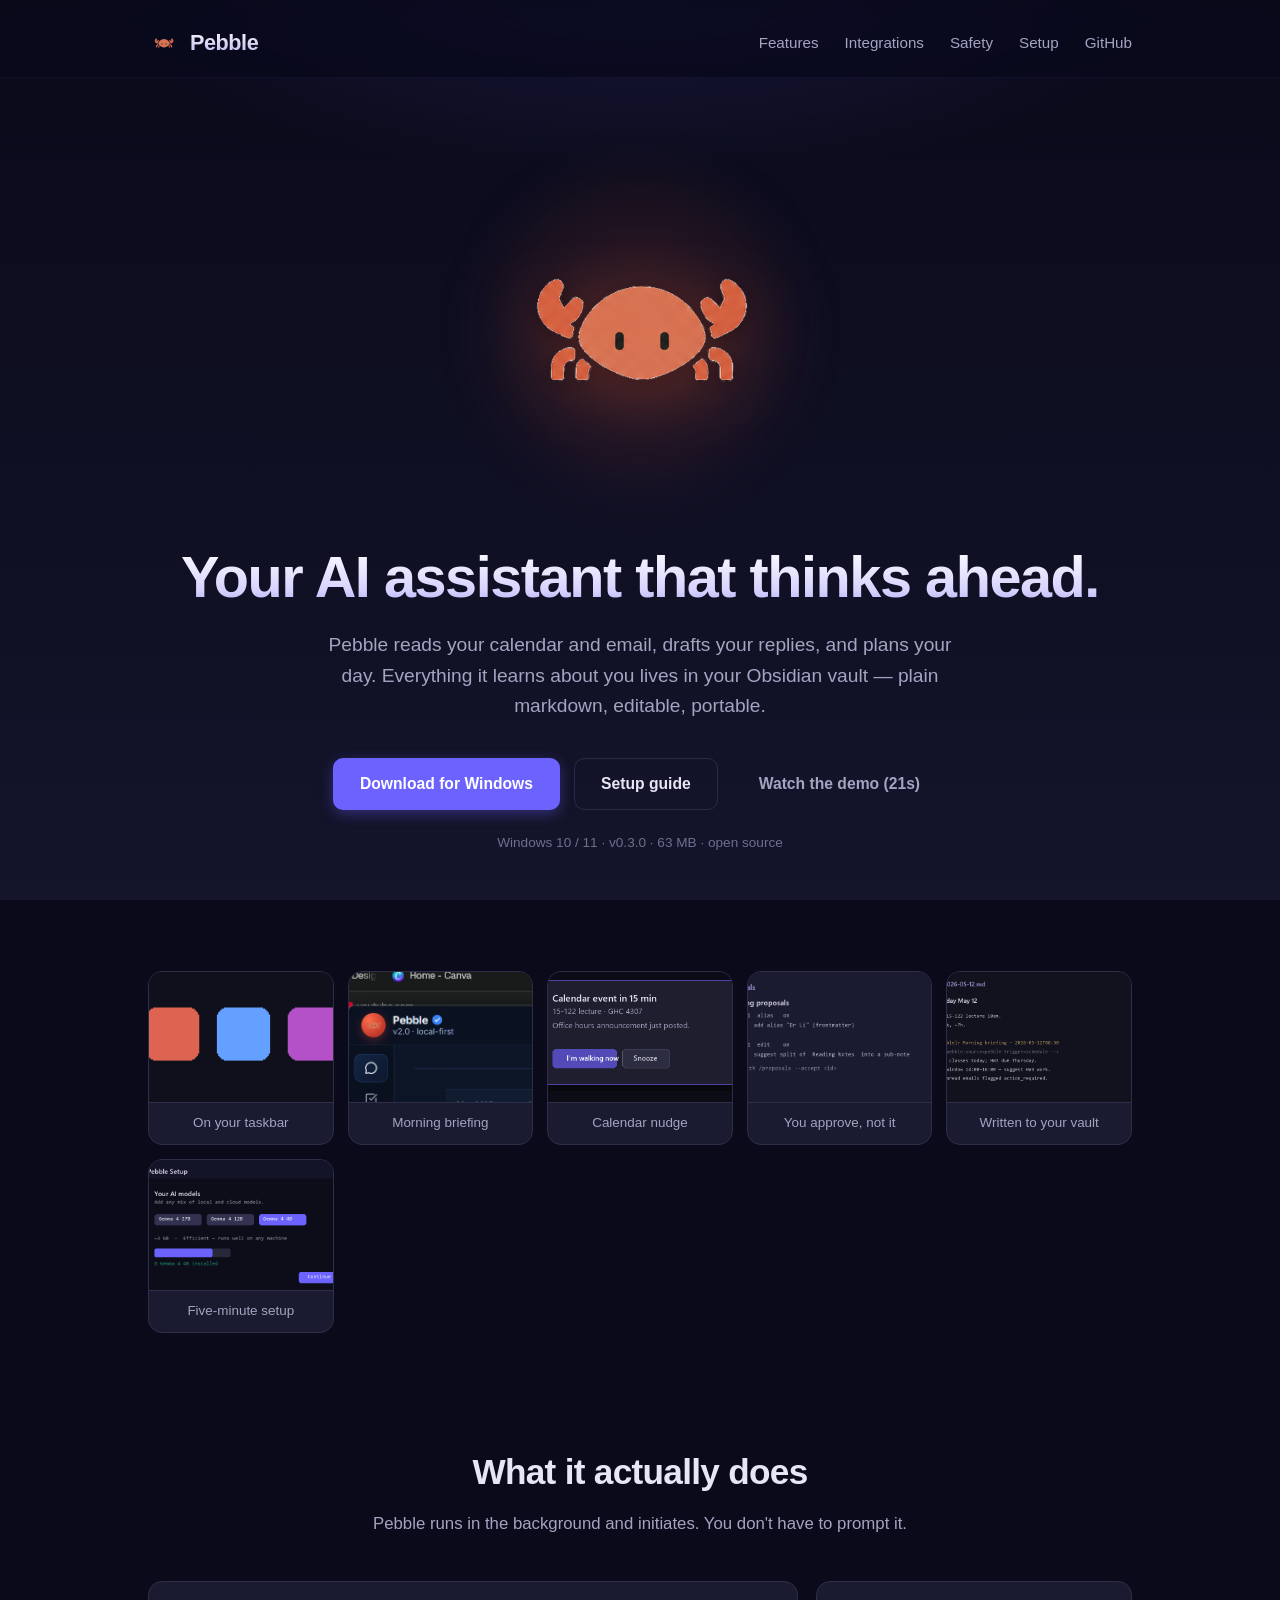
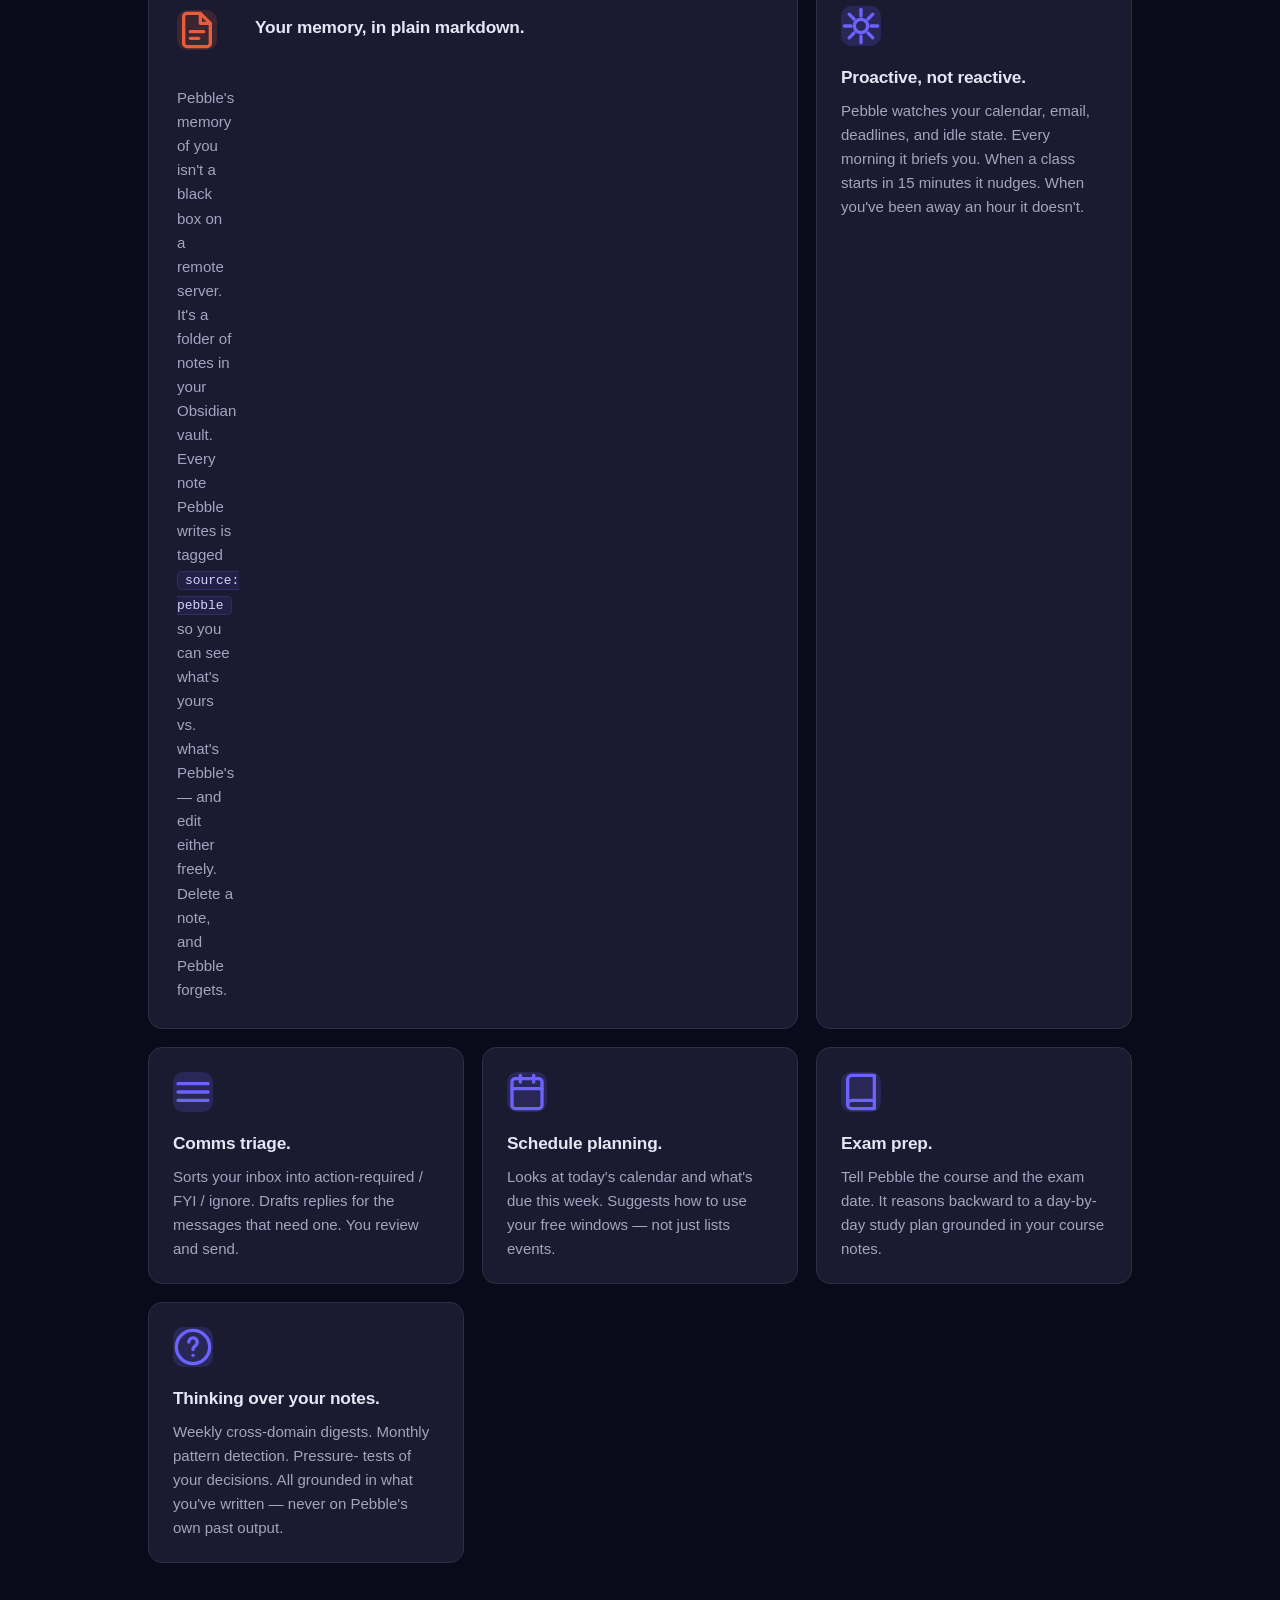
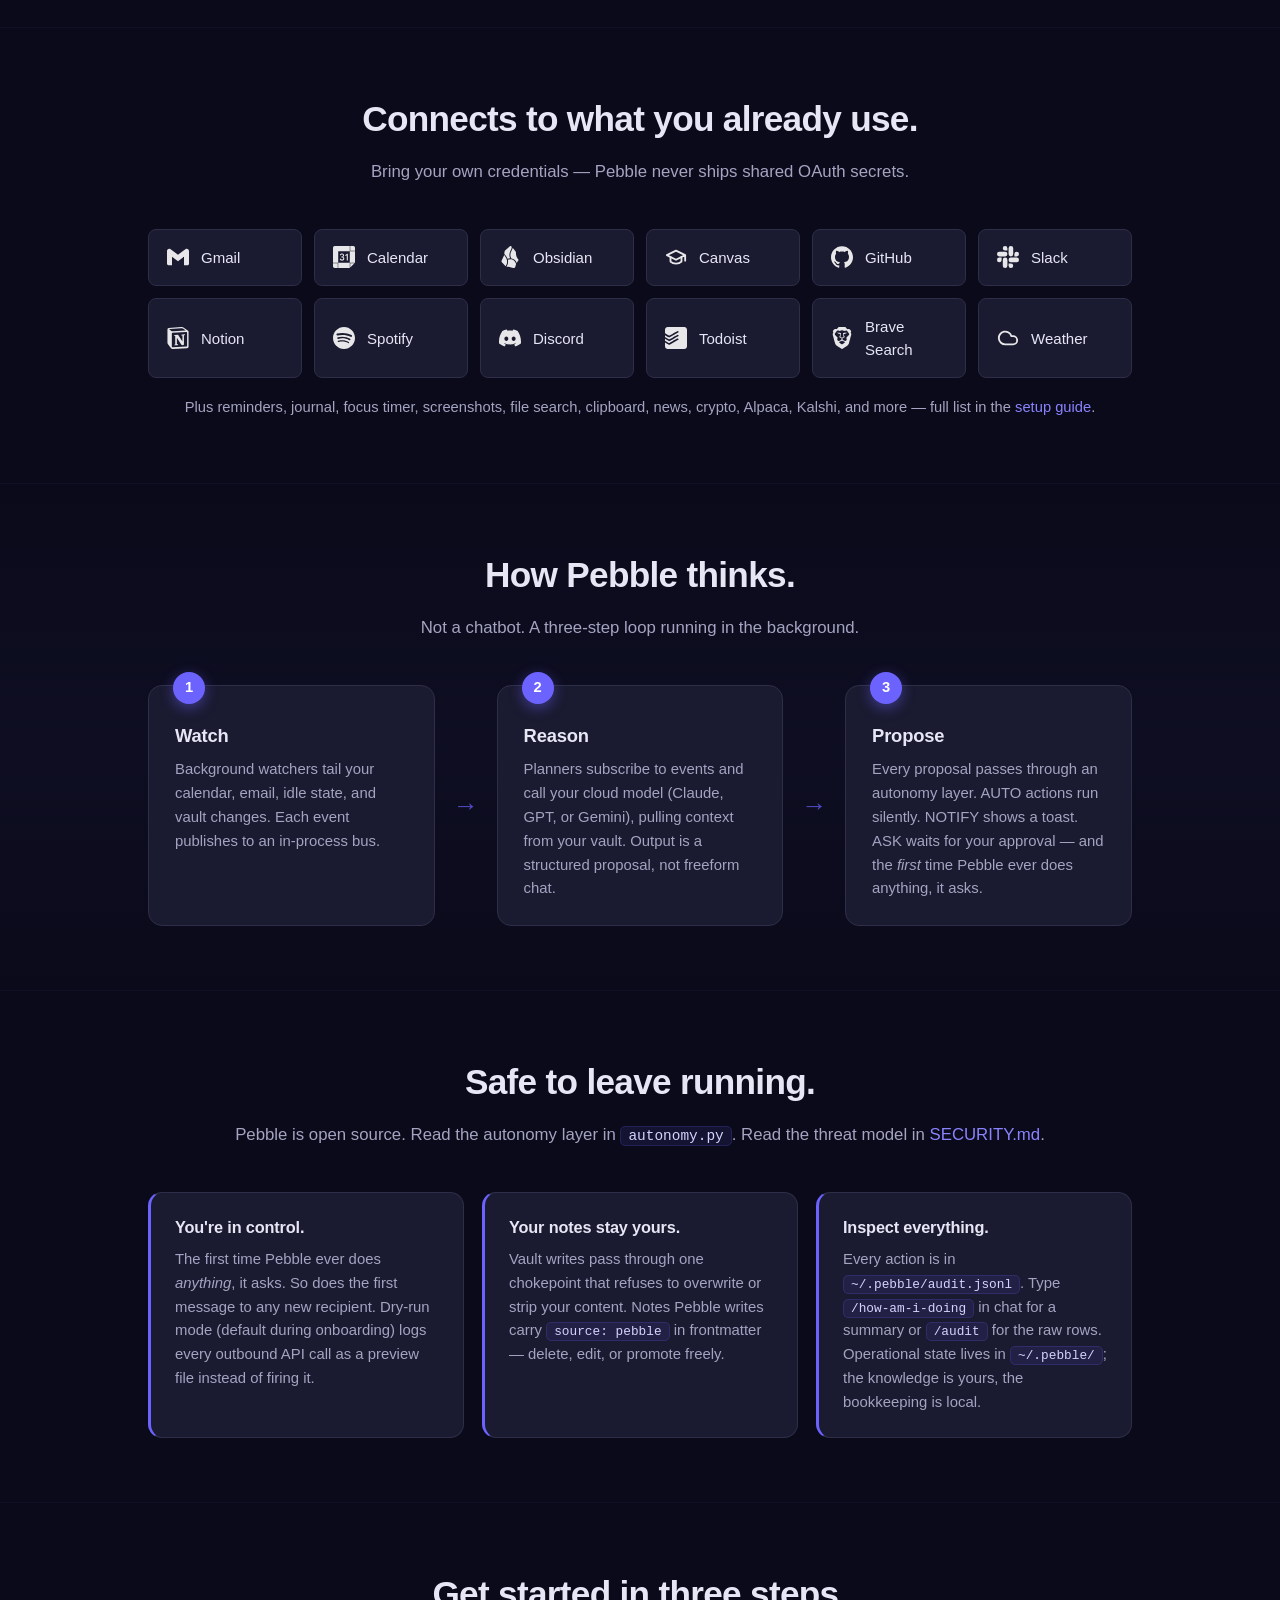
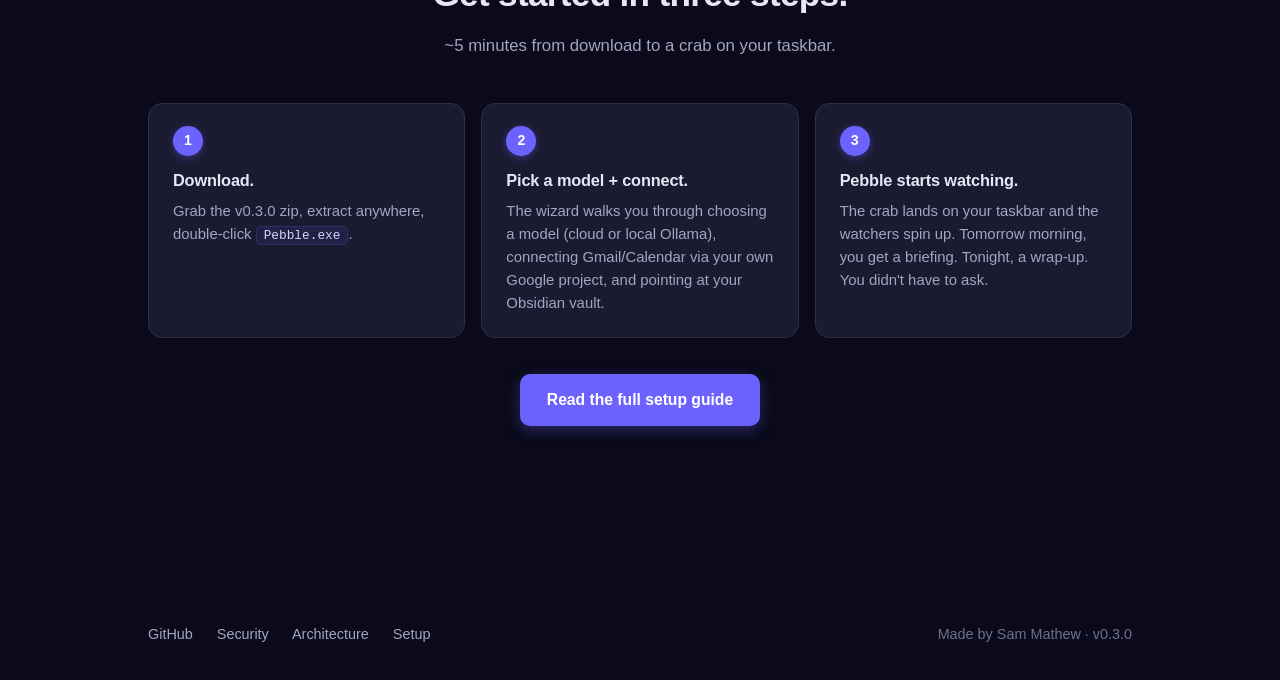
<file: index.html>
<!doctype html>
<html lang="en">
<head>
  <meta charset="utf-8">
  <meta name="viewport" content="width=device-width, initial-scale=1">
  <title>Pebble — your AI assistant that thinks ahead</title>
  <meta name="description" content="An AI desktop assistant for Windows that watches your calendar, drafts your replies, and keeps everything it learns in your Obsidian vault as plain markdown.">
  <meta property="og:title" content="Pebble — your AI assistant that thinks ahead">
  <meta property="og:description" content="Reads your calendar and email, drafts your replies, plans your day. Everything Pebble learns about you lives in your Obsidian vault — plain markdown, editable, portable.">
  <meta property="og:image" content="assets/logo-square.png">
  <meta property="og:type" content="website">
  <meta name="theme-color" content="#0a0a1a">
  <link rel="icon" href="favicon.ico">
  <link rel="stylesheet" href="styles.css">
</head>
<body>

<header class="site-header">
  <div class="container">
    <a href="index.html" class="brand">
      <img src="assets/crab-small.png" alt="">
      <span class="wm">Pebble</span>
    </a>
    <nav class="nav">
      <a href="#features">Features</a>
      <a href="#integrations">Integrations</a>
      <a href="#safety">Safety</a>
      <a href="setup.html">Setup</a>
      <a href="https://github.com/SamEthanMathew/Pebble">GitHub</a>
    </nav>
  </div>
</header>

<main>

  <!-- ─── HERO ─── -->
  <section class="hero">
    <div class="container">
      <div class="hero-art">
        <video class="hero-loop" autoplay muted loop playsinline preload="auto"
               poster="assets/crab.png">
          <source src="assets/hero-loop.mp4" type="video/mp4">
          <img src="assets/crab.png" alt="Pebble crab mascot" class="crab">
        </video>
      </div>
      <h1>Your AI assistant that thinks ahead.</h1>
      <p class="tagline">
        Pebble reads your calendar and email, drafts your replies, and plans
        your day. Everything it learns about you lives in your Obsidian vault
        — plain markdown, editable, portable.
      </p>
      <div class="cta-row">
        <a class="btn btn-primary"
           href="https://github.com/SamEthanMathew/Pebble/releases/download/v0.3.0/Pebble-v0.3.0-windows.zip">
          Download for Windows
        </a>
        <a class="btn btn-secondary" href="setup.html">
          Setup guide
        </a>
        <a class="btn btn-ghost"
           href="https://github.com/SamEthanMathew/Pebble/releases/download/v0.3.0/walkthrough.mp4">
          Watch the demo (21s)
        </a>
      </div>
      <p class="platform-note">
        Windows 10 / 11 · v0.3.0 · 63 MB · open source
      </p>
    </div>
  </section>

  <!-- ─── PROOF STRIP (real product screenshots) — hidden until v0.3.1 screenshots land ─── -->
  <section class="proof">
    <div class="container">
      <div class="proof-grid">
        <figure>
          <img src="assets/shot-taskbar.png" alt="Crab pinned to Windows taskbar" loading="lazy">
          <figcaption>On your taskbar</figcaption>
        </figure>
        <figure>
          <img src="assets/shot-chat.png" alt="Chat window running /briefing" loading="lazy">
          <figcaption>Morning briefing</figcaption>
        </figure>
        <figure>
          <img src="assets/shot-popup.png" alt="Notification popup for upcoming event" loading="lazy">
          <figcaption>Calendar nudge</figcaption>
        </figure>
        <figure>
          <img src="assets/shot-proposals.png" alt="Proposals review in chat" loading="lazy">
          <figcaption>You approve, not it</figcaption>
        </figure>
        <figure>
          <img src="assets/shot-vault.png" alt="Daily note in Obsidian with source: pebble callout" loading="lazy">
          <figcaption>Written to your vault</figcaption>
        </figure>
        <figure>
          <img src="assets/shot-wizard.png" alt="Setup wizard models page" loading="lazy">
          <figcaption>Five-minute setup</figcaption>
        </figure>
      </div>
    </div>
  </section>

  <!-- ─── FEATURES ─── -->
  <section id="features" class="section">
    <div class="container">
      <div class="section-head">
        <h2>What it actually does</h2>
        <p>Pebble runs in the background and initiates. You don't have to prompt it.</p>
      </div>
      <div class="feature-grid">

        <!-- Promoted: vault-native (coral, larger) -->
        <div class="feature warm feature-wide">
          <span class="ico" aria-hidden="true">
            <svg viewBox="0 0 24 24" fill="none" stroke="currentColor" stroke-width="2"
                 stroke-linecap="round" stroke-linejoin="round">
              <path d="M14 2H6a2 2 0 0 0-2 2v16a2 2 0 0 0 2 2h12a2 2 0 0 0 2-2V8z"/>
              <polyline points="14 2 14 8 20 8"/>
              <line x1="8" y1="13" x2="16" y2="13"/>
              <line x1="8" y1="17" x2="13" y2="17"/>
            </svg>
          </span>
          <h3>Your memory, in plain markdown.</h3>
          <p>Pebble's memory of you isn't a black box on a remote server. It's a
          folder of notes in your Obsidian vault. Every note Pebble writes is
          tagged <code>source: pebble</code> so you can see what's yours vs.
          what's Pebble's — and edit either freely. Delete a note, and Pebble
          forgets.</p>
        </div>

        <!-- Promoted: proactive -->
        <div class="feature">
          <span class="ico" aria-hidden="true">
            <svg viewBox="0 0 24 24" fill="none" stroke="currentColor" stroke-width="2"
                 stroke-linecap="round" stroke-linejoin="round">
              <path d="M12 2v4"/><path d="m16.2 7.8 2.9-2.9"/><path d="M18 12h4"/>
              <path d="m16.2 16.2 2.9 2.9"/><path d="M12 18v4"/>
              <path d="m4.9 19.1 2.9-2.9"/><path d="M2 12h4"/>
              <path d="m4.9 4.9 2.9 2.9"/><circle cx="12" cy="12" r="4"/>
            </svg>
          </span>
          <h3>Proactive, not reactive.</h3>
          <p>Pebble watches your calendar, email, deadlines, and idle state.
          Every morning it briefs you. When a class starts in 15 minutes it
          nudges. When you've been away an hour it doesn't.</p>
        </div>

        <div class="feature">
          <span class="ico" aria-hidden="true">
            <svg viewBox="0 0 24 24" fill="none" stroke="currentColor" stroke-width="2"
                 stroke-linecap="round" stroke-linejoin="round">
              <path d="M3 7h18M3 12h18M3 17h18"/>
            </svg>
          </span>
          <h3>Comms triage.</h3>
          <p>Sorts your inbox into action-required / FYI / ignore. Drafts
          replies for the messages that need one. You review and send.</p>
        </div>

        <div class="feature">
          <span class="ico" aria-hidden="true">
            <svg viewBox="0 0 24 24" fill="none" stroke="currentColor" stroke-width="2"
                 stroke-linecap="round" stroke-linejoin="round">
              <rect x="3" y="4" width="18" height="18" rx="2"/>
              <line x1="16" y1="2" x2="16" y2="6"/><line x1="8" y1="2" x2="8" y2="6"/>
              <line x1="3" y1="10" x2="21" y2="10"/>
            </svg>
          </span>
          <h3>Schedule planning.</h3>
          <p>Looks at today's calendar and what's due this week. Suggests how
          to use your free windows — not just lists events.</p>
        </div>

        <div class="feature">
          <span class="ico" aria-hidden="true">
            <svg viewBox="0 0 24 24" fill="none" stroke="currentColor" stroke-width="2"
                 stroke-linecap="round" stroke-linejoin="round">
              <path d="M4 19.5v-15A2.5 2.5 0 0 1 6.5 2H20v20H6.5a2.5 2.5 0 0 1 0-5H20"/>
            </svg>
          </span>
          <h3>Exam prep.</h3>
          <p>Tell Pebble the course and the exam date. It reasons backward to
          a day-by-day study plan grounded in your course notes.</p>
        </div>

        <div class="feature">
          <span class="ico" aria-hidden="true">
            <svg viewBox="0 0 24 24" fill="none" stroke="currentColor" stroke-width="2"
                 stroke-linecap="round" stroke-linejoin="round">
              <circle cx="12" cy="12" r="10"/>
              <path d="M9.5 9a2.5 2.5 0 1 1 4.95.5c0 2-2.5 2-2.5 4"/>
              <path d="M12 17h.01"/>
            </svg>
          </span>
          <h3>Thinking over your notes.</h3>
          <p>Weekly cross-domain digests. Monthly pattern detection. Pressure-
          tests of your decisions. All grounded in what you've written — never
          on Pebble's own past output.</p>
        </div>

      </div>
    </div>
  </section>

  <!-- ─── INTEGRATIONS ─── -->
  <section id="integrations" class="section">
    <div class="container">
      <div class="section-head">
        <h2>Connects to what you already use.</h2>
        <p>Bring your own credentials — Pebble never ships shared OAuth secrets.</p>
      </div>
      <ul class="integrations">
        <li><img src="assets/icons/gmail.svg" alt=""><span>Gmail</span></li>
        <li><img src="assets/icons/googlecalendar.svg" alt=""><span>Calendar</span></li>
        <li><img src="assets/icons/obsidian.svg" alt=""><span>Obsidian</span></li>
        <li><img src="assets/icons/canvas.svg" alt=""><span>Canvas</span></li>
        <li><img src="assets/icons/github.svg" alt=""><span>GitHub</span></li>
        <li><img src="assets/icons/slack.svg" alt=""><span>Slack</span></li>
        <li><img src="assets/icons/notion.svg" alt=""><span>Notion</span></li>
        <li><img src="assets/icons/spotify.svg" alt=""><span>Spotify</span></li>
        <li><img src="assets/icons/discord.svg" alt=""><span>Discord</span></li>
        <li><img src="assets/icons/todoist.svg" alt=""><span>Todoist</span></li>
        <li><img src="assets/icons/brave.svg" alt=""><span>Brave Search</span></li>
        <li><img src="assets/icons/weather.svg" alt=""><span>Weather</span></li>
      </ul>
      <p class="more-line">
        Plus reminders, journal, focus timer, screenshots, file search,
        clipboard, news, crypto, Alpaca, Kalshi, and more — full list in the
        <a href="setup.html#integrations-all">setup guide</a>.
      </p>
    </div>
  </section>

  <!-- ─── HOW PEBBLE THINKS ─── -->
  <section class="section flow-section">
    <div class="container">
      <div class="section-head">
        <h2>How Pebble thinks.</h2>
        <p>Not a chatbot. A three-step loop running in the background.</p>
      </div>
      <div class="flow">
        <div class="flow-step">
          <div class="flow-n">1</div>
          <h3>Watch</h3>
          <p>Background watchers tail your calendar, email, idle state, and
          vault changes. Each event publishes to an in-process bus.</p>
        </div>
        <div class="flow-arrow">→</div>
        <div class="flow-step">
          <div class="flow-n">2</div>
          <h3>Reason</h3>
          <p>Planners subscribe to events and call your cloud model (Claude,
          GPT, or Gemini), pulling context from your vault. Output is a
          structured proposal, not freeform chat.</p>
        </div>
        <div class="flow-arrow">→</div>
        <div class="flow-step">
          <div class="flow-n">3</div>
          <h3>Propose</h3>
          <p>Every proposal passes through an autonomy layer. AUTO actions
          run silently. NOTIFY shows a toast. ASK waits for your approval —
          and the <em>first</em> time Pebble ever does anything, it asks.</p>
        </div>
      </div>
    </div>
  </section>

  <!-- ─── SAFETY ─── -->
  <section id="safety" class="section">
    <div class="container">
      <div class="section-head">
        <h2>Safe to leave running.</h2>
        <p>Pebble is open source. Read the autonomy layer in
        <a href="https://github.com/SamEthanMathew/Pebble/blob/main/autonomy.py"><code>autonomy.py</code></a>.
        Read the threat model in
        <a href="https://github.com/SamEthanMathew/Pebble/blob/main/SECURITY.md">SECURITY.md</a>.</p>
      </div>
      <div class="safety">

        <div class="safety-card">
          <h3>You're in control.</h3>
          <p>The first time Pebble ever does <em>anything</em>, it asks. So
          does the first message to any new recipient. Dry-run mode (default
          during onboarding) logs every outbound API call as a preview file
          instead of firing it.</p>
        </div>

        <div class="safety-card">
          <h3>Your notes stay yours.</h3>
          <p>Vault writes pass through one chokepoint that refuses to
          overwrite or strip your content. Notes Pebble writes carry
          <code>source: pebble</code> in frontmatter — delete, edit, or
          promote freely.</p>
        </div>

        <div class="safety-card">
          <h3>Inspect everything.</h3>
          <p>Every action is in <code>~/.pebble/audit.jsonl</code>. Type
          <code>/how-am-i-doing</code> in chat for a summary or
          <code>/audit</code> for the raw rows. Operational state lives in
          <code>~/.pebble/</code>; the knowledge is yours, the bookkeeping is local.</p>
        </div>

      </div>
    </div>
  </section>

  <!-- ─── GET STARTED ─── -->
  <section class="section">
    <div class="container">
      <div class="section-head">
        <h2>Get started in three steps.</h2>
        <p>~5 minutes from download to a crab on your taskbar.</p>
      </div>
      <div class="steps">
        <div class="step">
          <div class="n">1</div>
          <h3>Download.</h3>
          <p>Grab the v0.3.0 zip, extract anywhere, double-click
          <code>Pebble.exe</code>.</p>
        </div>
        <div class="step">
          <div class="n">2</div>
          <h3>Pick a model + connect.</h3>
          <p>The wizard walks you through choosing a model (cloud or local
          Ollama), connecting Gmail/Calendar via your own Google project,
          and pointing at your Obsidian vault.</p>
        </div>
        <div class="step">
          <div class="n">3</div>
          <h3>Pebble starts watching.</h3>
          <p>The crab lands on your taskbar and the watchers spin up. Tomorrow
          morning, you get a briefing. Tonight, a wrap-up. You didn't have
          to ask.</p>
        </div>
      </div>
      <div class="cta-center">
        <a class="btn btn-primary" href="setup.html">Read the full setup guide</a>
      </div>
    </div>
  </section>

</main>

<footer class="site-footer">
  <div class="container">
    <div>
      <a href="https://github.com/SamEthanMathew/Pebble">GitHub</a>
      <a href="https://github.com/SamEthanMathew/Pebble/blob/main/SECURITY.md">Security</a>
      <a href="https://github.com/SamEthanMathew/Pebble/blob/main/ARCHITECTURE.md">Architecture</a>
      <a href="setup.html">Setup</a>
    </div>
    <div>Made by Sam Mathew · v0.3.0</div>
  </div>
</footer>

</body>
</html>
</file>
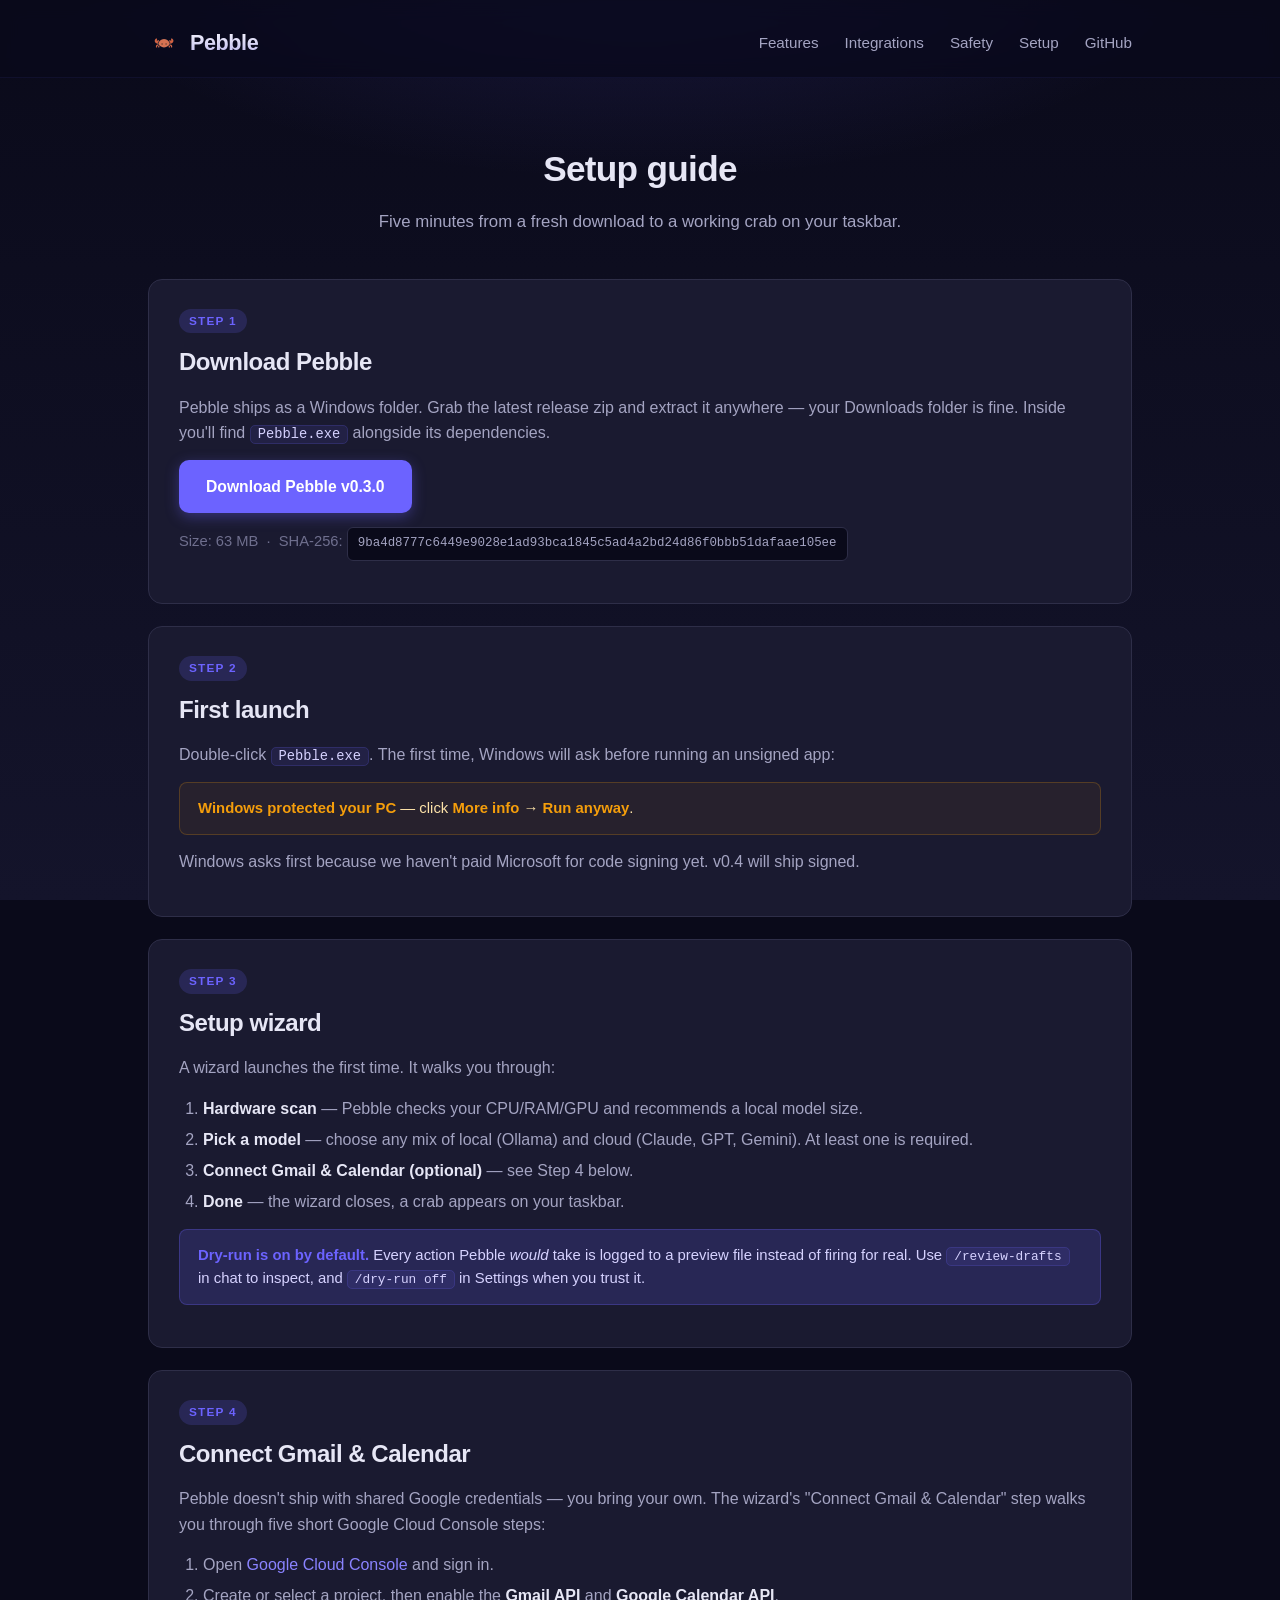
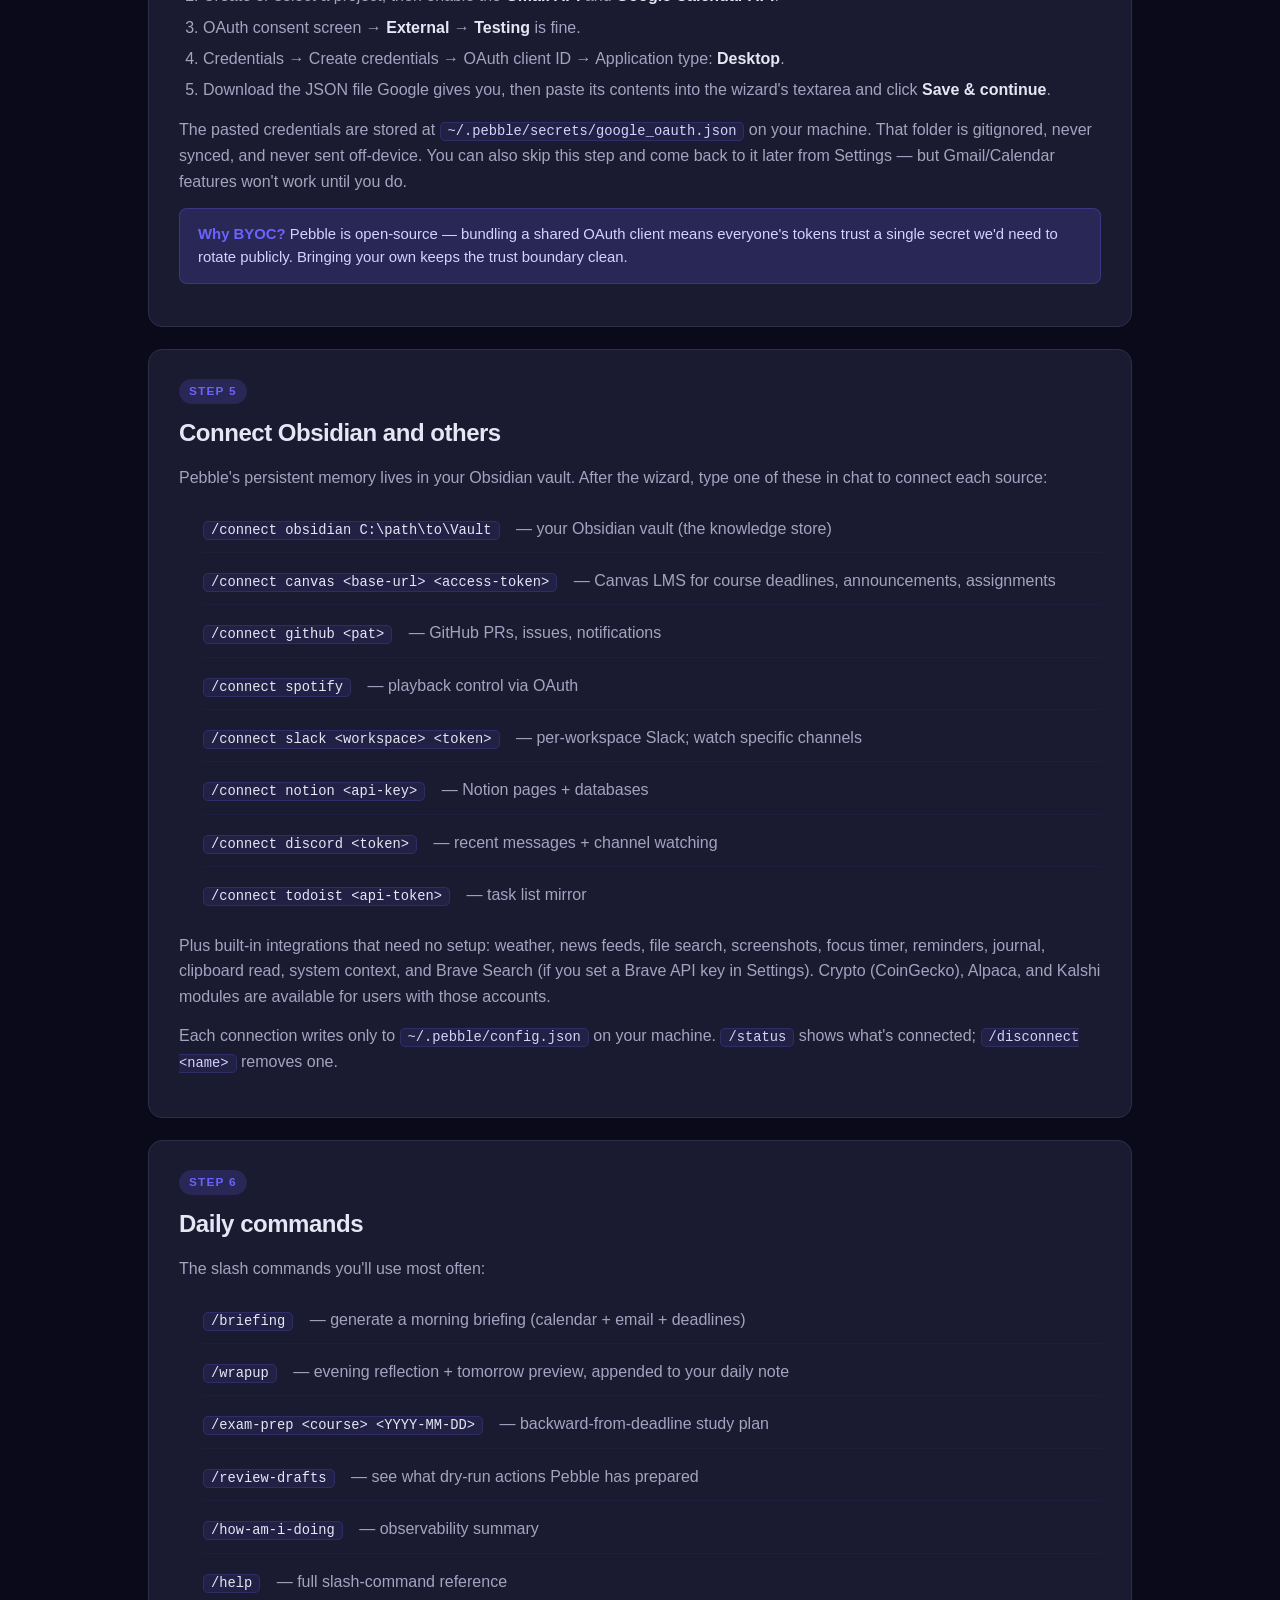
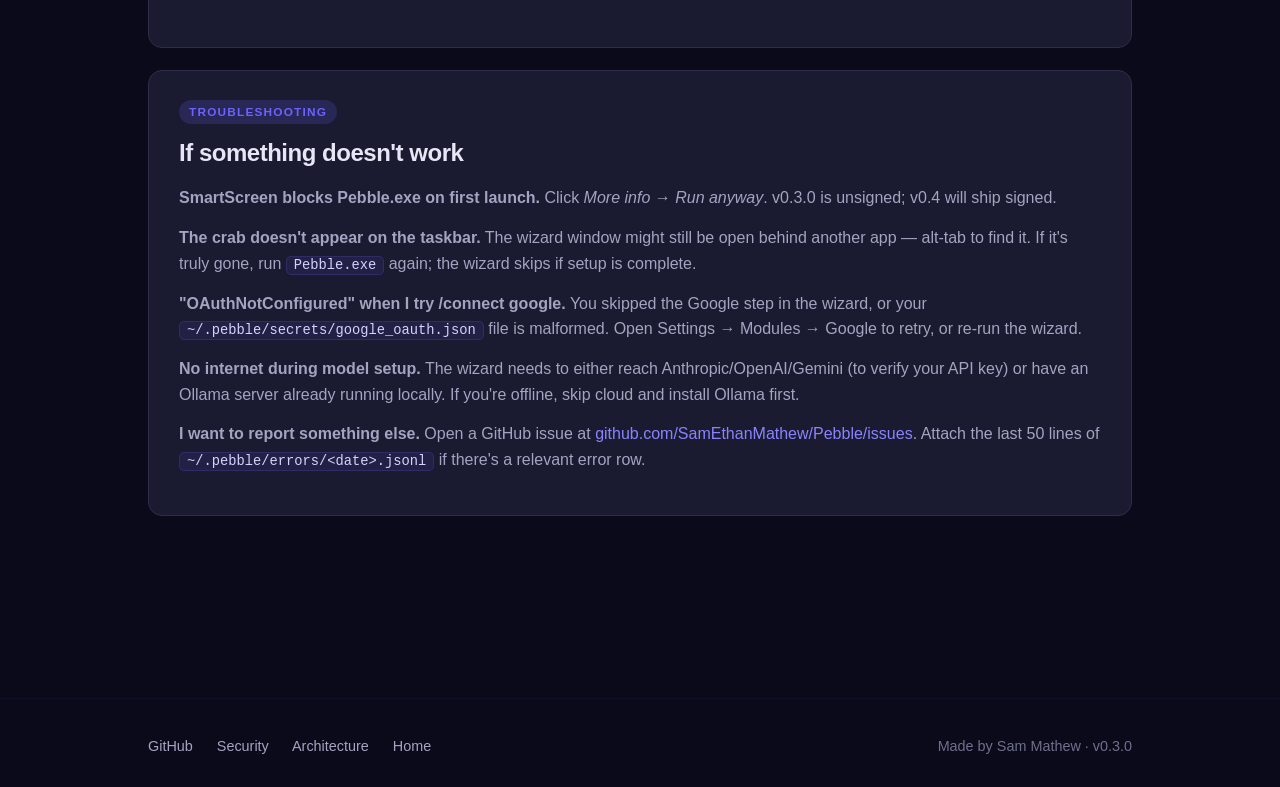
<file: setup.html>
<!doctype html>
<html lang="en">
<head>
  <meta charset="utf-8">
  <meta name="viewport" content="width=device-width, initial-scale=1">
  <title>Setup guide — Pebble</title>
  <meta name="description" content="Step-by-step setup for Pebble on Windows: download, first launch, connecting Gmail & Calendar, Obsidian vault, optional integrations.">
  <meta name="theme-color" content="#0b1424">
  <link rel="icon" href="favicon.ico">
  <link rel="stylesheet" href="styles.css">
</head>
<body>

<header class="site-header">
  <div class="container">
    <a href="index.html" class="brand">
      <img src="assets/crab-small.png" alt="">
      <span class="wm">Pebble</span>
    </a>
    <nav class="nav">
      <a href="index.html#features">Features</a>
      <a href="index.html#integrations">Integrations</a>
      <a href="index.html#safety">Safety</a>
      <a href="setup.html">Setup</a>
      <a href="https://github.com/SamEthanMathew/Pebble">GitHub</a>
    </nav>
  </div>
</header>

<main>

  <section class="section">
    <div class="container">

      <div class="section-head">
        <h2>Setup guide</h2>
        <p>Five minutes from a fresh download to a working crab on your taskbar.</p>
      </div>

      <!-- ─── Step 1: Download ─── -->
      <div class="guide-step">
        <span class="step-tag">Step 1</span>
        <h2>Download Pebble</h2>
        <p>
          Pebble ships as a Windows folder. Grab the latest release zip and
          extract it anywhere — your Downloads folder is fine. Inside you'll
          find <code>Pebble.exe</code> alongside its dependencies.
        </p>
        <p>
          <a class="btn btn-primary"
             href="https://github.com/SamEthanMathew/Pebble/releases/download/v0.3.0/Pebble-v0.3.0-windows.zip">
            Download Pebble v0.3.0
          </a>
        </p>
        <p style="margin-top:14px;font-size:0.92rem;color:var(--text-dim);">
          Size: 63 MB &nbsp;·&nbsp; SHA-256:
          <span class="hash" id="zip-sha">9ba4d8777c6449e9028e1ad93bca1845c5ad4a2bd24d86f0bbb51dafaae105ee</span>
        </p>
      </div>

      <!-- ─── Step 2: SmartScreen ─── -->
      <div class="guide-step">
        <span class="step-tag">Step 2</span>
        <h2>First launch</h2>
        <p>
          Double-click <code>Pebble.exe</code>. The first time, Windows will
          ask before running an unsigned app:
        </p>
        <div class="callout">
          <strong>Windows protected your PC</strong> — click
          <strong>More info</strong> → <strong>Run anyway</strong>.
        </div>
        <p>
          Windows asks first because we haven't paid Microsoft for code
          signing yet. v0.4 will ship signed.
        </p>
      </div>

      <!-- ─── Step 3: Wizard ─── -->
      <div class="guide-step">
        <span class="step-tag">Step 3</span>
        <h2>Setup wizard</h2>
        <p>
          A wizard launches the first time. It walks you through:
        </p>
        <ol>
          <li><strong>Hardware scan</strong> — Pebble checks your CPU/RAM/GPU and recommends a local model size.</li>
          <li><strong>Pick a model</strong> — choose any mix of local (Ollama) and cloud (Claude, GPT, Gemini). At least one is required.</li>
          <li><strong>Connect Gmail &amp; Calendar (optional)</strong> — see Step 4 below.</li>
          <li><strong>Done</strong> — the wizard closes, a crab appears on your taskbar.</li>
        </ol>
        <div class="callout info">
          <strong>Dry-run is on by default.</strong> Every action Pebble
          <em>would</em> take is logged to a preview file instead of firing
          for real. Use <code>/review-drafts</code> in chat to inspect, and
          <code>/dry-run off</code> in Settings when you trust it.
        </div>
      </div>

      <!-- ─── Step 4: Google OAuth (BYOC) ─── -->
      <div class="guide-step">
        <span class="step-tag">Step 4</span>
        <h2>Connect Gmail &amp; Calendar</h2>
        <p>
          Pebble doesn't ship with shared Google credentials — you bring
          your own. The wizard's "Connect Gmail &amp; Calendar" step walks
          you through five short Google Cloud Console steps:
        </p>
        <ol>
          <li>Open
            <a href="https://console.cloud.google.com/apis/credentials"
               target="_blank" rel="noopener">Google Cloud Console</a>
            and sign in.</li>
          <li>Create or select a project, then enable the
            <strong>Gmail API</strong> and <strong>Google Calendar API</strong>.</li>
          <li>OAuth consent screen → <strong>External</strong> →
            <strong>Testing</strong> is fine.</li>
          <li>Credentials → Create credentials → OAuth client ID →
            Application type: <strong>Desktop</strong>.</li>
          <li>Download the JSON file Google gives you, then paste its
            contents into the wizard's textarea and click
            <strong>Save &amp; continue</strong>.</li>
        </ol>
        <p>
          The pasted credentials are stored at
          <code>~/.pebble/secrets/google_oauth.json</code> on your machine.
          That folder is gitignored, never synced, and never sent off-device.
          You can also skip this step and come back to it later from Settings
          — but Gmail/Calendar features won't work until you do.
        </p>
        <div class="callout info">
          <strong>Why BYOC?</strong> Pebble is open-source — bundling a
          shared OAuth client means everyone's tokens trust a single secret
          we'd need to rotate publicly. Bringing your own keeps the trust
          boundary clean.
        </div>
      </div>

      <!-- ─── Step 5: Obsidian + other integrations ─── -->
      <div id="integrations-all" class="guide-step">
        <span class="step-tag">Step 5</span>
        <h2>Connect Obsidian and others</h2>
        <p>
          Pebble's persistent memory lives in your Obsidian vault. After the
          wizard, type one of these in chat to connect each source:
        </p>
        <ul class="cmd-list">
          <li><code>/connect obsidian C:\path\to\Vault</code> — your Obsidian vault (the knowledge store)</li>
          <li><code>/connect canvas &lt;base-url&gt; &lt;access-token&gt;</code> — Canvas LMS for course deadlines, announcements, assignments</li>
          <li><code>/connect github &lt;pat&gt;</code> — GitHub PRs, issues, notifications</li>
          <li><code>/connect spotify</code> — playback control via OAuth</li>
          <li><code>/connect slack &lt;workspace&gt; &lt;token&gt;</code> — per-workspace Slack; watch specific channels</li>
          <li><code>/connect notion &lt;api-key&gt;</code> — Notion pages + databases</li>
          <li><code>/connect discord &lt;token&gt;</code> — recent messages + channel watching</li>
          <li><code>/connect todoist &lt;api-token&gt;</code> — task list mirror</li>
        </ul>
        <p>
          Plus built-in integrations that need no setup: weather, news feeds,
          file search, screenshots, focus timer, reminders, journal,
          clipboard read, system context, and Brave Search (if you set a
          Brave API key in Settings). Crypto (CoinGecko), Alpaca, and Kalshi
          modules are available for users with those accounts.
        </p>
        <p>
          Each connection writes only to <code>~/.pebble/config.json</code>
          on your machine. <code>/status</code> shows what's connected;
          <code>/disconnect &lt;name&gt;</code> removes one.
        </p>
      </div>

      <!-- ─── Step 6: Daily commands ─── -->
      <div class="guide-step">
        <span class="step-tag">Step 6</span>
        <h2>Daily commands</h2>
        <p>The slash commands you'll use most often:</p>
        <ul class="cmd-list">
          <li><code>/briefing</code> — generate a morning briefing (calendar + email + deadlines)</li>
          <li><code>/wrapup</code> — evening reflection + tomorrow preview, appended to your daily note</li>
          <li><code>/exam-prep &lt;course&gt; &lt;YYYY-MM-DD&gt;</code> — backward-from-deadline study plan</li>
          <li><code>/review-drafts</code> — see what dry-run actions Pebble has prepared</li>
          <li><code>/how-am-i-doing</code> — observability summary</li>
          <li><code>/help</code> — full slash-command reference</li>
        </ul>
      </div>

      <!-- ─── Troubleshooting ─── -->
      <div class="guide-step">
        <span class="step-tag">Troubleshooting</span>
        <h2>If something doesn't work</h2>

        <p><strong>SmartScreen blocks Pebble.exe on first launch.</strong>
        Click <em>More info</em> → <em>Run anyway</em>. v0.3.0 is unsigned;
        v0.4 will ship signed.</p>

        <p><strong>The crab doesn't appear on the taskbar.</strong> The
        wizard window might still be open behind another app — alt-tab to
        find it. If it's truly gone, run <code>Pebble.exe</code> again;
        the wizard skips if setup is complete.</p>

        <p><strong>"OAuthNotConfigured" when I try /connect google.</strong>
        You skipped the Google step in the wizard, or your
        <code>~/.pebble/secrets/google_oauth.json</code> file is malformed.
        Open Settings &rarr; Modules &rarr; Google to retry, or re-run the
        wizard.</p>

        <p><strong>No internet during model setup.</strong> The wizard
        needs to either reach Anthropic/OpenAI/Gemini (to verify your API
        key) or have an Ollama server already running locally. If you're
        offline, skip cloud and install Ollama first.</p>

        <p><strong>I want to report something else.</strong>
        Open a GitHub issue at
        <a href="https://github.com/SamEthanMathew/Pebble/issues" target="_blank" rel="noopener">github.com/SamEthanMathew/Pebble/issues</a>.
        Attach the last 50 lines of <code>~/.pebble/errors/&lt;date&gt;.jsonl</code>
        if there's a relevant error row.</p>

      </div>

    </div>
  </section>

</main>

<footer class="site-footer">
  <div class="container">
    <div>
      <a href="https://github.com/SamEthanMathew/Pebble">GitHub</a>
      <a href="https://github.com/SamEthanMathew/Pebble/blob/main/SECURITY.md">Security</a>
      <a href="https://github.com/SamEthanMathew/Pebble/blob/main/ARCHITECTURE.md">Architecture</a>
      <a href="index.html">Home</a>
    </div>
    <div>Made by Sam Mathew · v0.3.0</div>
  </div>
</footer>

</body>
</html>
</file>
<file: styles.css>
/* Pebble landing page — matches the app's actual brand palette
   (wizard accent #534AB7 purple + crab coral, NOT generic web blue). */

:root {
  /* Backgrounds — purple-tinted dark, matches setup_wizard.py C['bg']/['panel'] */
  --bg-0:        #0a0a1a;
  --bg-1:        #14142b;
  --surface:     #1a1a30;
  --surface-2:   #20203a;
  --surface-3:   #2a2a48;
  --border:      #2e2e48;

  /* Text */
  --text:        #e6e6f5;
  --text-mid:    #a4a4c2;
  --text-dim:    #6f6f8e;
  --muted:       #2e2e48;

  /* Brand accent — Pebble's actual purple (wizard's #534AB7), brightened slightly */
  --accent:      #6c63ff;
  --accent-2:    #5b53d6;
  --accent-3:    #4842b3;
  --accent-glow: rgba(108, 99, 255, 0.18);

  /* Warm accent — the crab's coral, used sparingly for highlight */
  --coral:       #e85d3c;
  --coral-soft:  rgba(232, 93, 60, 0.16);

  /* Status */
  --green:       #1d9e75;
  --amber:       #f59e0b;
  --red:         #e05c7a;

  --radius:      14px;
  --radius-sm:   8px;
  --maxw:        1040px;
}

* { box-sizing: border-box; }

html, body {
  margin: 0;
  padding: 0;
  background: var(--bg-0);
  /* subtle radial glow up top, fades into solid */
  background-image:
    radial-gradient(ellipse 80% 50% at 50% -10%, var(--accent-glow), transparent 60%),
    linear-gradient(180deg, var(--bg-0) 0%, var(--bg-1) 100%);
  background-attachment: fixed;
  color: var(--text);
  font-family: -apple-system, BlinkMacSystemFont, "Segoe UI", "Inter", Roboto,
               "Helvetica Neue", Arial, sans-serif;
  line-height: 1.55;
  -webkit-font-smoothing: antialiased;
  text-rendering: optimizeLegibility;
}

a {
  color: #8a83ff;
  text-decoration: none;
  transition: color 0.15s ease;
}

a:hover {
  color: #a8a3ff;
  text-decoration: underline;
}

code, pre, kbd {
  font-family: "JetBrains Mono", "Fira Code", "Cascadia Code", Consolas, Menlo, monospace;
  font-size: 0.9em;
}

code {
  background: rgba(108, 99, 255, 0.10);
  border: 1px solid rgba(108, 99, 255, 0.18);
  padding: 1px 7px;
  border-radius: 5px;
  color: #d6d2ff;
  font-size: 0.86em;
}

pre {
  background: var(--surface);
  border: 1px solid var(--border);
  border-radius: var(--radius);
  padding: 16px 20px;
  overflow-x: auto;
}

pre code {
  background: transparent;
  border: 0;
  padding: 0;
}

/* ── Layout ─────────────────────────────────────────────────────────────── */

.container {
  max-width: var(--maxw);
  margin: 0 auto;
  padding: 0 28px;
}

main { padding-bottom: 96px; }

/* ── Header ─────────────────────────────────────────────────────────────── */

.site-header {
  padding: 22px 0 6px;
  position: sticky;
  top: 0;
  z-index: 10;
  background: rgba(10, 10, 26, 0.78);
  backdrop-filter: saturate(140%) blur(10px);
  -webkit-backdrop-filter: saturate(140%) blur(10px);
  border-bottom: 1px solid rgba(108, 99, 255, 0.08);
}

.site-header .container {
  display: flex;
  align-items: center;
  justify-content: space-between;
  flex-wrap: wrap;
  gap: 16px;
  padding-top: 4px;
  padding-bottom: 12px;
}

.brand {
  display: inline-flex;
  align-items: center;
  gap: 10px;
  color: var(--text);
  font-weight: 700;
  font-size: 1.35rem;
  letter-spacing: -0.02em;
}

.brand:hover { text-decoration: none; color: var(--text); }

.brand img {
  height: 32px;
  width: 32px;
  display: block;
}

.brand .wm {
  font-weight: 700;
  font-size: 1.35rem;
  background: linear-gradient(180deg, #ffffff 0%, #b6b1ec 100%);
  -webkit-background-clip: text;
  background-clip: text;
  color: transparent;
  letter-spacing: -0.02em;
}

.nav {
  display: flex;
  gap: 26px;
  font-size: 0.95rem;
}

.nav a {
  color: var(--text-mid);
  font-weight: 500;
}

.nav a:hover {
  color: var(--text);
  text-decoration: none;
}

/* ── Hero ───────────────────────────────────────────────────────────────── */

.hero {
  padding: 72px 0 88px;
  text-align: center;
  position: relative;
}

.hero-art {
  display: flex;
  justify-content: center;
  margin: 0 auto 36px;
  position: relative;
  width: clamp(260px, 32vw, 360px);
  aspect-ratio: 1 / 1;
}

.hero-art::before {
  content: "";
  position: absolute;
  inset: -10%;
  background: radial-gradient(circle, rgba(232, 93, 60, 0.22) 0%, transparent 60%);
  filter: blur(20px);
  z-index: 0;
}

.hero-loop, .hero .crab {
  position: relative;
  z-index: 1;
  width: 100%;
  height: 100%;
  object-fit: contain;
  display: block;
  filter: drop-shadow(0 14px 32px rgba(232, 93, 60, 0.28))
          drop-shadow(0 4px 8px rgba(0, 0, 0, 0.45));
}

.hero h1 {
  font-size: clamp(2.4rem, 5.5vw, 3.6rem);
  font-weight: 700;
  letter-spacing: -0.025em;
  line-height: 1.1;
  margin: 0 0 20px;
  background: linear-gradient(180deg, #ffffff 0%, #d6d2ff 70%, #a8a3e8 100%);
  -webkit-background-clip: text;
  background-clip: text;
  color: transparent;
}

.hero .tagline {
  font-size: clamp(1.05rem, 1.6vw, 1.2rem);
  color: var(--text-mid);
  max-width: 640px;
  margin: 0 auto 36px;
  line-height: 1.6;
}

.cta-row {
  display: flex;
  gap: 14px;
  justify-content: center;
  flex-wrap: wrap;
}

.btn {
  display: inline-flex;
  align-items: center;
  gap: 8px;
  padding: 13px 26px;
  border-radius: 10px;
  font-weight: 600;
  font-size: 0.98rem;
  border: 1px solid transparent;
  cursor: pointer;
  transition: transform 0.1s ease, background 0.15s ease,
              border-color 0.15s ease, box-shadow 0.15s ease;
  text-decoration: none;
}

.btn-primary {
  background: var(--accent);
  color: #ffffff;
  box-shadow: 0 4px 14px rgba(108, 99, 255, 0.35);
}

.btn-primary:hover {
  background: var(--accent-2);
  color: #ffffff;
  text-decoration: none;
  transform: translateY(-1px);
  box-shadow: 0 6px 20px rgba(108, 99, 255, 0.45);
}

.btn-secondary {
  background: transparent;
  color: var(--text);
  border-color: var(--surface-3);
}

.btn-secondary:hover {
  background: var(--surface);
  color: var(--text);
  text-decoration: none;
  border-color: var(--accent);
}

.btn-ghost {
  background: transparent;
  color: var(--text-mid);
  border-color: transparent;
}

.btn-ghost:hover {
  background: var(--surface);
  color: var(--text);
  text-decoration: none;
}

.platform-note {
  margin-top: 22px;
  font-size: 0.85rem;
  color: var(--text-dim);
}

/* ── Sections ───────────────────────────────────────────────────────────── */

.section { padding: 64px 0; }
.section + .section { border-top: 1px solid rgba(108, 99, 255, 0.06); }

.section-head {
  text-align: center;
  margin-bottom: 44px;
}

.section-head h2 {
  font-size: clamp(1.8rem, 3.2vw, 2.2rem);
  margin: 0 0 12px;
  letter-spacing: -0.02em;
  color: var(--text);
}

.section-head p {
  color: var(--text-mid);
  margin: 0;
  font-size: 1.05rem;
}

/* ── Feature grid ───────────────────────────────────────────────────────── */

.feature-grid {
  display: grid;
  grid-template-columns: repeat(auto-fit, minmax(280px, 1fr));
  gap: 18px;
}

.feature {
  background: var(--surface);
  border: 1px solid var(--border);
  border-radius: var(--radius);
  padding: 24px 24px 22px;
  transition: background 0.18s ease, border-color 0.18s ease,
              transform 0.14s ease, box-shadow 0.18s ease;
}

.feature:hover {
  background: var(--surface-2);
  border-color: var(--accent);
  transform: translateY(-6px);
  box-shadow: 0 14px 32px -10px rgba(108, 99, 255, 0.35);
}

.feature-wide {
  display: grid;
  grid-template-columns: 56px 1fr;
  gap: 22px;
  align-items: start;
  padding: 28px 28px 26px;
}

.feature-wide .ico {
  width: 48px;
  height: 48px;
  font-size: 1.4rem;
  margin-bottom: 0;
}

.feature-wide h3 {
  font-size: 1.25rem;
  margin: 6px 0 10px;
}

.feature-wide p {
  font-size: 1rem;
  line-height: 1.65;
}

@media (min-width: 800px) {
  .feature-wide { grid-column: span 2; }
}

.feature .ico {
  font-size: 1.25rem;
  margin-bottom: 14px;
  display: inline-flex;
  align-items: center;
  justify-content: center;
  width: 40px;
  height: 40px;
  background: var(--accent-glow);
  color: var(--accent);
  border-radius: 10px;
}

.feature h3 {
  font-size: 1.08rem;
  margin: 4px 0 8px;
  color: var(--text);
  letter-spacing: -0.01em;
}

.feature p {
  font-size: 0.94rem;
  color: var(--text-mid);
  margin: 0;
  line-height: 1.6;
}

.feature.warm .ico {
  background: var(--coral-soft);
  color: var(--coral);
}

.feature.warm:hover {
  border-color: var(--coral);
  box-shadow: 0 10px 30px -10px rgba(232, 93, 60, 0.3);
}

/* ── Safety section ─────────────────────────────────────────────────────── */

.safety {
  display: grid;
  grid-template-columns: repeat(auto-fit, minmax(280px, 1fr));
  gap: 18px;
}

.safety-card {
  background: var(--surface);
  border: 1px solid var(--border);
  border-left: 3px solid var(--accent);
  border-radius: var(--radius);
  padding: 22px 24px;
}

.safety-card h3 {
  font-size: 1.02rem;
  margin: 0 0 8px;
  color: var(--text);
  letter-spacing: -0.01em;
}

.safety-card p {
  font-size: 0.93rem;
  color: var(--text-mid);
  margin: 0;
  line-height: 1.6;
}

.safety-card strong { color: var(--text); }

/* ── Steps strip ────────────────────────────────────────────────────────── */

.steps {
  display: grid;
  grid-template-columns: repeat(auto-fit, minmax(240px, 1fr));
  gap: 16px;
  margin-bottom: 36px;
}

.step {
  background: var(--surface);
  border: 1px solid var(--border);
  border-radius: var(--radius);
  padding: 22px 24px;
}

.step .n {
  display: inline-flex;
  align-items: center;
  justify-content: center;
  width: 30px;
  height: 30px;
  background: var(--accent);
  color: #ffffff;
  border-radius: 50%;
  font-weight: 700;
  font-size: 0.88rem;
  margin-bottom: 12px;
  box-shadow: 0 2px 8px rgba(108, 99, 255, 0.4);
}

.step h3 {
  font-size: 1.02rem;
  margin: 0 0 6px;
  letter-spacing: -0.01em;
}

.step p {
  font-size: 0.93rem;
  color: var(--text-mid);
  margin: 0;
  line-height: 1.55;
}

.cta-center { text-align: center; }

/* ── Footer ─────────────────────────────────────────────────────────────── */

.site-footer {
  border-top: 1px solid rgba(108, 99, 255, 0.06);
  padding: 36px 0;
  color: var(--text-dim);
  font-size: 0.9rem;
}

.site-footer .container {
  display: flex;
  justify-content: space-between;
  flex-wrap: wrap;
  gap: 16px;
  align-items: center;
}

.site-footer a {
  color: var(--text-mid);
  margin-right: 20px;
}

.site-footer a:hover {
  color: var(--text);
  text-decoration: none;
}

/* ── Setup page ─────────────────────────────────────────────────────────── */

.guide-step {
  background: var(--surface);
  border: 1px solid var(--border);
  border-radius: var(--radius);
  padding: 28px 30px;
  margin-bottom: 22px;
  transition: border-color 0.15s ease;
}

.guide-step:hover { border-color: var(--surface-3); }

.guide-step .step-tag {
  display: inline-block;
  font-size: 0.74rem;
  font-weight: 700;
  letter-spacing: 0.1em;
  text-transform: uppercase;
  color: var(--accent);
  margin-bottom: 10px;
  padding: 3px 10px;
  background: var(--accent-glow);
  border-radius: 20px;
}

.guide-step h2 {
  margin: 0 0 14px;
  font-size: 1.5rem;
  letter-spacing: -0.02em;
}

.guide-step p {
  color: var(--text-mid);
  margin: 0 0 14px;
  line-height: 1.6;
}

.guide-step ul, .guide-step ol {
  color: var(--text-mid);
  padding-left: 24px;
  margin: 0 0 14px;
  line-height: 1.7;
}

.guide-step li { margin-bottom: 4px; }
.guide-step li strong { color: var(--text); font-weight: 600; }

.callout {
  background: rgba(245, 158, 11, 0.06);
  border: 1px solid rgba(245, 158, 11, 0.22);
  border-radius: var(--radius-sm);
  padding: 14px 18px;
  margin: 14px 0;
  font-size: 0.93rem;
  color: #fde2a8;
  line-height: 1.55;
}

.callout strong { color: var(--amber); }

.callout.info {
  background: var(--accent-glow);
  border-color: rgba(108, 99, 255, 0.28);
  color: #d6d2ff;
}

.callout.info strong { color: var(--accent); }

.hash {
  font-family: "JetBrains Mono", "Fira Code", Consolas, monospace;
  background: var(--bg-0);
  color: var(--text-mid);
  padding: 6px 10px;
  border-radius: 6px;
  display: inline-block;
  font-size: 0.78rem;
  word-break: break-all;
  user-select: all;
  border: 1px solid var(--border);
}

.cmd-list {
  list-style: none;
  padding: 0;
  margin: 0;
}

.cmd-list li {
  padding: 10px 0;
  border-bottom: 1px solid rgba(108, 99, 255, 0.06);
  color: var(--text-mid);
}

.cmd-list li:last-child { border-bottom: none; }

.cmd-list code {
  margin-right: 12px;
  color: var(--text);
}

/* ── Proof strip ────────────────────────────────────────────────────────── */

.proof { padding: 16px 0 48px; }

.proof-grid {
  display: grid;
  grid-template-columns: repeat(auto-fit, minmax(180px, 1fr));
  gap: 14px;
}

.proof-grid figure {
  margin: 0;
  background: var(--surface);
  border: 1px solid var(--border);
  border-radius: var(--radius);
  overflow: hidden;
  transition: border-color 0.18s ease, transform 0.14s ease;
}

.proof-grid figure:hover {
  border-color: var(--accent);
  transform: translateY(-3px);
}

.proof-grid img {
  display: block;
  width: 100%;
  height: 130px;
  object-fit: cover;
  object-position: center top;
  background: var(--bg-1);
}

.proof-grid figcaption {
  padding: 10px 14px;
  font-size: 0.84rem;
  color: var(--text-mid);
  border-top: 1px solid var(--border);
  text-align: center;
}

/* ── Integrations ───────────────────────────────────────────────────────── */

.integrations {
  list-style: none;
  padding: 0;
  margin: 0 0 18px;
  display: grid;
  grid-template-columns: repeat(auto-fit, minmax(140px, 1fr));
  gap: 12px;
}

.integrations li {
  display: flex;
  align-items: center;
  gap: 12px;
  padding: 16px 18px;
  background: var(--surface);
  border: 1px solid var(--border);
  border-radius: var(--radius-sm);
  color: var(--text);
  font-size: 0.94rem;
  font-weight: 500;
  transition: border-color 0.15s ease, background 0.15s ease, transform 0.12s ease;
}

.integrations li:hover {
  border-color: var(--accent);
  background: var(--surface-2);
  transform: translateY(-2px);
}

.integrations img {
  width: 22px;
  height: 22px;
  /* Tint integration logos to soft light gray for visual unity. */
  filter: invert(85%) brightness(1.15);
  opacity: 0.92;
  flex-shrink: 0;
}

.more-line {
  text-align: center;
  color: var(--text-mid);
  font-size: 0.92rem;
  margin: 18px 0 0;
}

/* ── Flow (Watch → Reason → Propose) ────────────────────────────────────── */

.flow-section {
  background: linear-gradient(180deg, transparent 0%, rgba(108, 99, 255, 0.04) 50%, transparent 100%);
}

.flow {
  display: grid;
  grid-template-columns: 1fr auto 1fr auto 1fr;
  gap: 18px;
  align-items: stretch;
}

.flow-step {
  background: var(--surface);
  border: 1px solid var(--border);
  border-radius: var(--radius);
  padding: 28px 26px 24px;
  position: relative;
}

.flow-step .flow-n {
  position: absolute;
  top: -14px;
  left: 24px;
  width: 32px;
  height: 32px;
  border-radius: 50%;
  background: var(--accent);
  color: #fff;
  display: flex;
  align-items: center;
  justify-content: center;
  font-weight: 700;
  font-size: 0.92rem;
  box-shadow: 0 4px 14px rgba(108, 99, 255, 0.45);
}

.flow-step h3 {
  margin: 8px 0 8px;
  font-size: 1.15rem;
  letter-spacing: -0.01em;
}

.flow-step p {
  margin: 0;
  color: var(--text-mid);
  font-size: 0.93rem;
  line-height: 1.6;
}

.flow-arrow {
  display: flex;
  align-items: center;
  justify-content: center;
  color: var(--accent);
  font-size: 1.6rem;
  opacity: 0.7;
}

@media (max-width: 800px) {
  .flow { grid-template-columns: 1fr; }
  .flow-arrow { transform: rotate(90deg); }
}

/* ── Responsive ─────────────────────────────────────────────────────────── */

@media (max-width: 640px) {
  .site-header .container { flex-direction: column; align-items: flex-start; }
  .nav { gap: 14px; flex-wrap: wrap; }
  .hero { padding: 56px 0 72px; }
  .hero-art { width: clamp(180px, 60vw, 260px); margin-bottom: 28px; }
  .section { padding: 44px 0; }
  .section-head { margin-bottom: 32px; }
  .guide-step { padding: 22px 22px; }
  .proof-grid img { height: 110px; }
  .feature-wide { grid-template-columns: 1fr; gap: 12px; padding: 24px; }
}

@media (max-width: 480px) {
  .container { padding: 0 18px; }
  .hero h1 { font-size: clamp(1.9rem, 9vw, 2.3rem); }
  .hero .tagline { font-size: 0.98rem; }
  .section { padding: 36px 0; }
  .section-head h2 { font-size: 1.5rem; }
  .cta-row { flex-direction: column; align-items: stretch; }
  .cta-row .btn { justify-content: center; }
  .proof-grid { grid-template-columns: repeat(2, 1fr); gap: 10px; }
  .proof-grid img { height: 92px; }
  .feature { padding: 20px; }
  .guide-step { padding: 20px 18px; }
  .guide-step h2 { font-size: 1.25rem; }
}
</file>
